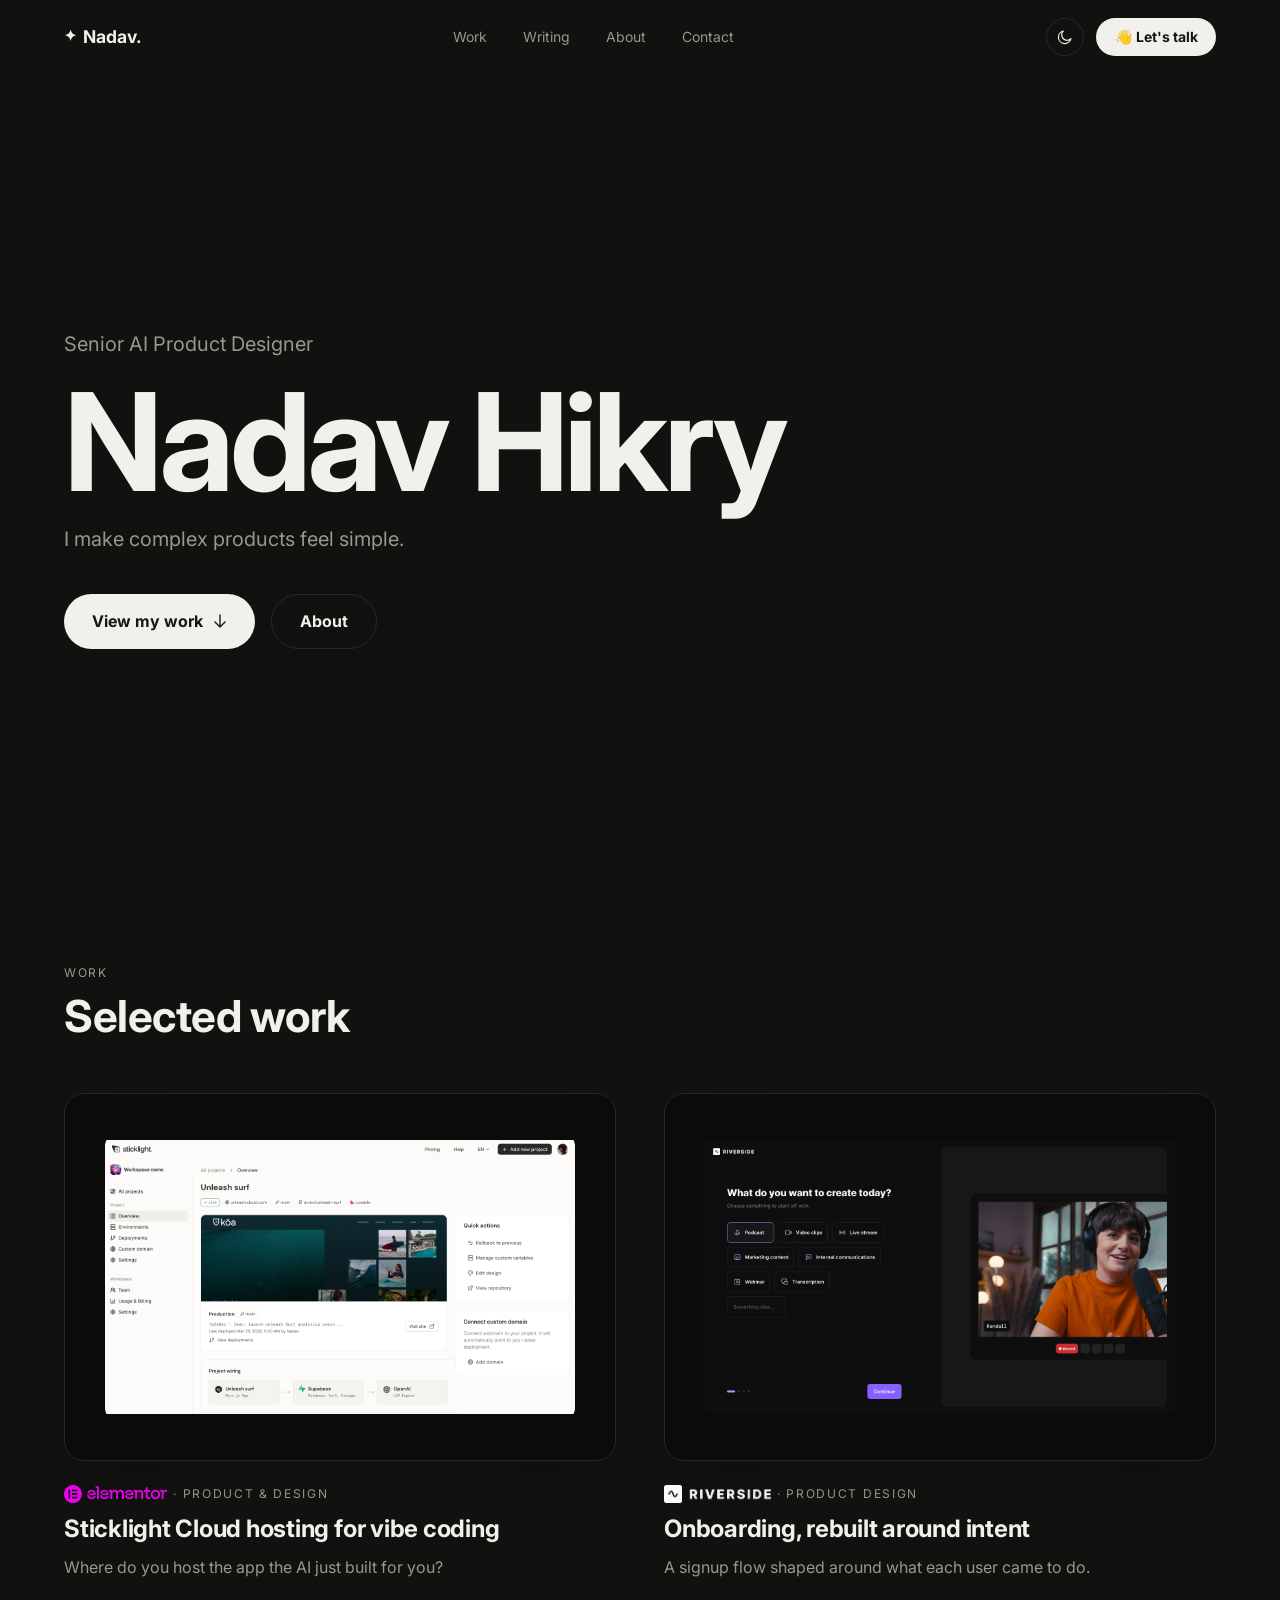
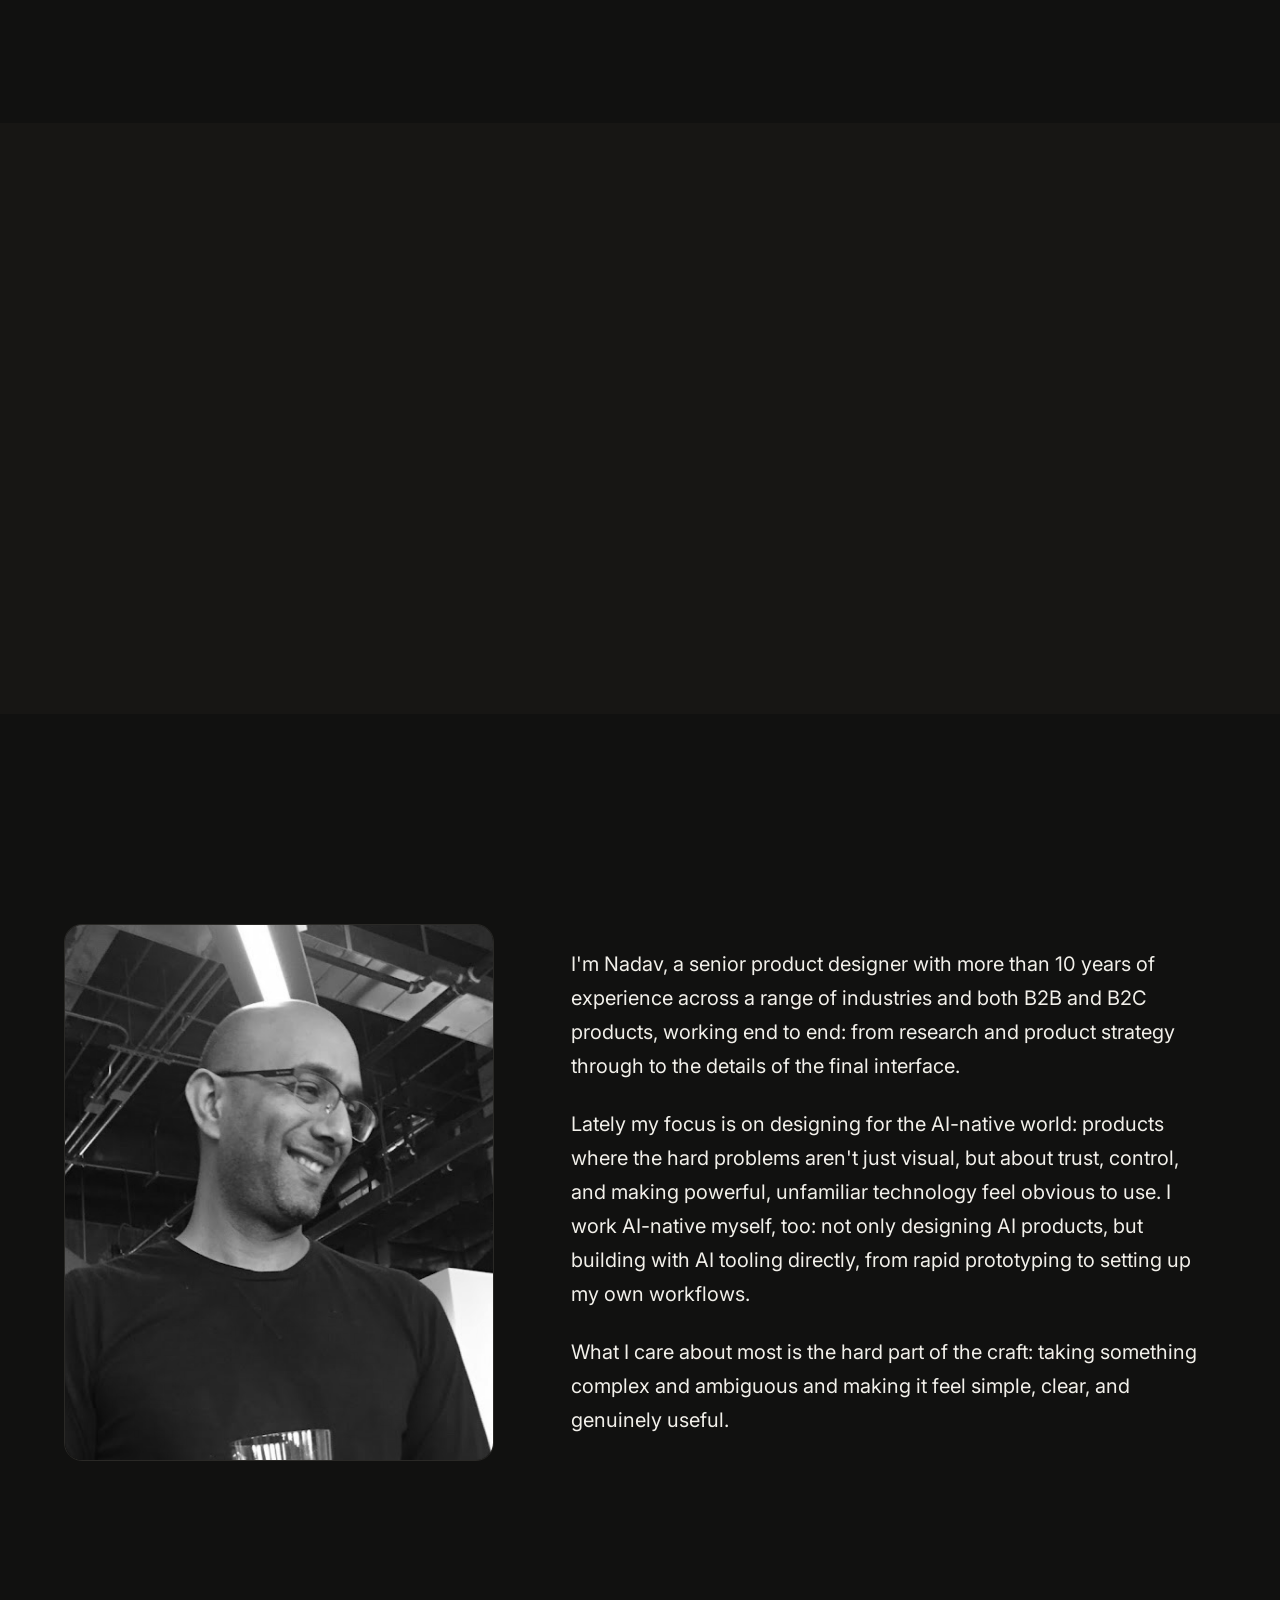
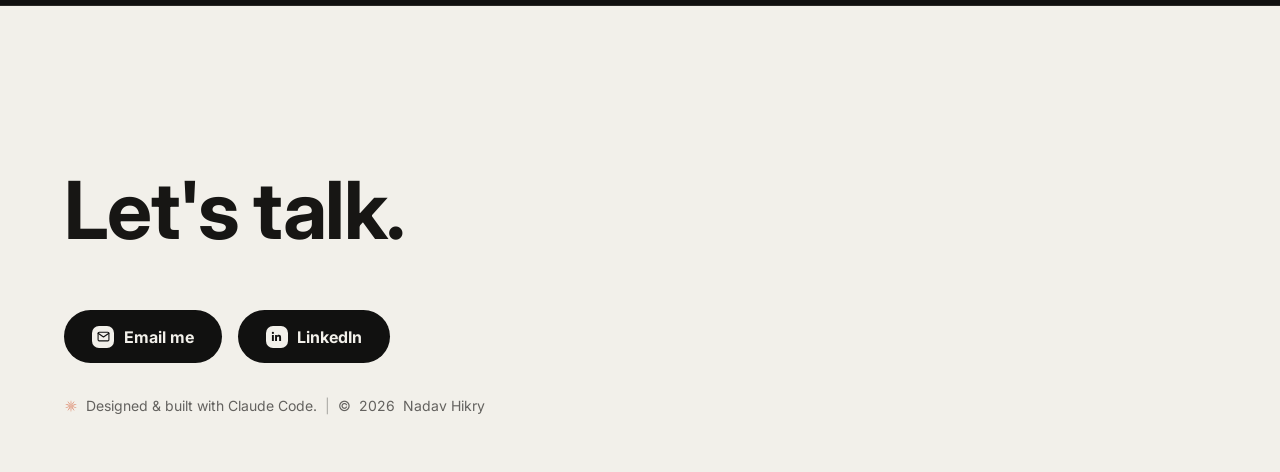
<file: index.html>
<!DOCTYPE html>
<html lang="en">
<head>
<meta charset="UTF-8" />
<meta name="viewport" content="width=device-width, initial-scale=1.0" />
<title>Nadav Hikry · Senior AI Product Designer</title>
<meta name="description" content="Nadav Hikry is a Senior AI Product Designer based in Israel, currently Product Experience Lead at Elementor. Selected work in AI-native product design." />
<link rel="icon" type="image/svg+xml" href="favicon.svg" />
<link rel="alternate icon" type="image/png" href="favicon.png" />
<link rel="apple-touch-icon" href="apple-touch-icon.png" />

<!-- Fonts: Inter, two weights only (400 regular, 700 bold) per the site's type system -->
<link rel="preconnect" href="https://fonts.googleapis.com" />
<link rel="preconnect" href="https://fonts.gstatic.com" crossorigin />
<link href="https://fonts.googleapis.com/css2?family=Inter:wght@400;700&display=swap" rel="stylesheet" />

<link rel="stylesheet" href="styles.css" />

<!--
  Theme is decided before first paint to avoid a flash of the wrong theme:
  1) an explicit visitor choice saved in localStorage wins,
  2) otherwise fall back to local time of day (daytime = light, evening/night = dark).
-->
<script>
  (function () {
    var saved = null;
    try { saved = localStorage.getItem("theme"); } catch (e) {}
    var theme = saved;
    if (theme !== "light" && theme !== "dark") {
      var hour = new Date().getHours();
      theme = (hour >= 7 && hour < 19) ? "light" : "dark";
    }
    document.documentElement.setAttribute("data-theme", theme);
  })();
</script>
</head>
<body>

<a class="skip-link" href="#main">Skip to content</a>

<!-- ============ NAV ============ -->
<header class="site-nav">
  <div class="site-nav__inner">
    <a href="#home" class="logo" aria-label="Nadav Hikry home">
      <span class="logo__mark" aria-hidden="true">✦</span> Nadav.
    </a>

    <nav class="site-nav__links" aria-label="Primary">
      <a href="#work">Work</a>
      <a href="#writing">Writing</a>
      <a href="#about">About</a>
      <a href="#contact">Contact</a>
    </nav>

    <div class="site-nav__actions">
      <button id="theme-toggle" class="theme-toggle" type="button" aria-label="Toggle light and dark theme">
        <svg class="theme-toggle__icon theme-toggle__icon--sun" viewBox="0 0 24 24" fill="none" stroke="currentColor" stroke-width="1.6" stroke-linecap="round" aria-hidden="true">
          <circle cx="12" cy="12" r="4.2"/>
          <path d="M12 2.5v2.4M12 19.1v2.4M4.2 4.2l1.7 1.7M18.1 18.1l1.7 1.7M2.5 12h2.4M19.1 12h2.4M4.2 19.8l1.7-1.7M18.1 5.9l1.7-1.7"/>
        </svg>
        <svg class="theme-toggle__icon theme-toggle__icon--moon" viewBox="0 0 24 24" fill="none" stroke="currentColor" stroke-width="1.6" stroke-linecap="round" stroke-linejoin="round" aria-hidden="true">
          <path d="M20 14.3A8.5 8.5 0 1 1 9.7 4a6.6 6.6 0 0 0 10.3 10.3Z"/>
        </svg>
      </button>
      <a href="#contact" class="say-hi"><span aria-hidden="true">👋</span>Let's talk</a>
    </div>
  </div>
</header>

<main id="main">

  <!-- ============ HERO ============ -->
  <section id="home" class="hero">
    <div class="hero__inner">
      <p class="hero__eyebrow reveal">Senior AI Product Designer</p>
      <h1 class="hero__headline reveal">Nadav Hikry</h1>
      <p class="hero__tagline reveal">I make complex products feel simple.</p>
      <div class="hero__actions reveal">
        <a href="#work" class="btn btn--primary">
          View my work
          <svg width="14" height="14" viewBox="0 0 14 14" fill="none" aria-hidden="true">
            <path d="M7 1v11M2 8l5 5 5-5" stroke="currentColor" stroke-width="1.4" stroke-linecap="round" stroke-linejoin="round"/>
          </svg>
        </a>
        <a href="#about" class="btn btn--secondary">About</a>
      </div>
    </div>
  </section>

  <!-- ============ WORK ============ -->
  <section id="work" class="work">
    <div class="work__header reveal">
      <div class="work__header-left">
        <span class="section-label">Work</span>
        <h2 class="work__heading">Selected work</h2>
      </div>
    </div>

    <div class="work__grid">
      <!-- Project 1: Sticklight Cloud -->
      <a class="work-card reveal" href="sticklight-cloud.html">
        <figure class="frame frame--cover">
          <span class="frame__media">
            <img src="images/Sticklightcloud-cover2.png" alt="Sticklight Cloud project overview showing deployment status, quick actions, and project wiring to Supabase and OpenAI." loading="lazy" />
          </span>
          <span class="work-card__view" aria-hidden="true">
            View project
            <svg width="14" height="14" viewBox="0 0 14 14" fill="none" aria-hidden="true">
              <path d="M4 10 10 4M4.5 4h5.5v5.5" stroke="currentColor" stroke-width="1.4" stroke-linecap="round" stroke-linejoin="round"/>
            </svg>
          </span>
        </figure>
        <p class="work-card__meta">
          <img class="work-card__meta-logo" src="images/elementor.png" alt="Elementor" />
          · Product &amp; Design
        </p>
        <h3 class="work-card__title">Sticklight Cloud hosting for vibe coding</h3>
        <p class="work-card__hook">Where do you host the app the AI just built for you?</p>
      </a>

      <!-- Project 2: Riverside -->
      <a class="work-card reveal" href="riverside.html">
        <figure class="frame frame--cover">
          <span class="frame__media">
            <img src="images/onboarding-cover2.png" alt="Riverside onboarding screen showing intent selection alongside a live recording preview." loading="lazy" />
          </span>
          <span class="work-card__view" aria-hidden="true">
            View project
            <svg width="14" height="14" viewBox="0 0 14 14" fill="none" aria-hidden="true">
              <path d="M4 10 10 4M4.5 4h5.5v5.5" stroke="currentColor" stroke-width="1.4" stroke-linecap="round" stroke-linejoin="round"/>
            </svg>
          </span>
        </figure>
        <p class="work-card__meta">
          <img class="work-card__meta-logo work-card__meta-logo--riverside" src="images/riverside.png" alt="Riverside" />
          · Product Design
        </p>
        <h3 class="work-card__title">Onboarding, rebuilt around intent</h3>
        <p class="work-card__hook">A signup flow shaped around what each user came to do.</p>
      </a>
    </div>
  </section>

  <!-- ============ WRITING ============ -->
  <section id="writing" class="writing">
    <div class="writing__inner">
      <h2 class="section-label reveal">Writing</h2>
      <a class="writing-card reveal" href="https://ux.elementor.com/making-domain-search-work/" target="_blank" rel="noopener">
        <span class="writing-card__thumb">
          <img src="images/blog-post.png" alt="" loading="lazy" />
        </span>
        <div class="writing-card__text">
          <h3 class="writing-card__title">Making Domain Search Work</h3>
          <p class="writing-card__blurb">On designing the "domain taken" moment, and why AI should be timed, not first.</p>
          <p class="writing-card__meta">Elementor UX · 4 min read</p>
        </div>
        <span class="writing-card__external" aria-hidden="true">
          <svg width="16" height="16" viewBox="0 0 16 16" fill="none">
            <path d="M6 3.5h6.5V10M12.2 3.8 3.5 12.5" stroke="currentColor" stroke-width="1.4" stroke-linecap="round" stroke-linejoin="round"/>
          </svg>
        </span>
      </a>
    </div>
  </section>

  <!-- ============ ABOUT ============ -->
  <section id="about" class="about">
    <h2 class="section-label reveal">About</h2>
    <div class="about__grid">
      <!-- PLACEHOLDER: portrait (swap for a cleaner headshot when ready) -->
      <div class="about__portrait reveal">
        <img src="images/nadav-image3.jpg" alt="Portrait of Nadav Hikry" loading="lazy" />
      </div>
      <div class="about__text reveal">
        <p>
          I'm Nadav, a senior product designer with more than 10 years of
          experience across a range of industries and both B2B and B2C
          products, working end to end: from research and product strategy
          through to the details of the final interface.
        </p>
        <p>
          Lately my focus is on designing for the AI-native world: products
          where the hard problems aren't just visual, but about trust,
          control, and making powerful, unfamiliar technology feel obvious to
          use. I work AI-native myself, too: not only designing AI products,
          but building with AI tooling directly, from rapid prototyping to
          setting up my own workflows.
        </p>
        <p>
          What I care about most is the hard part of the craft: taking
          something complex and ambiguous and making it feel simple, clear,
          and genuinely useful.
        </p>
      </div>
    </div>
  </section>


</main>

<!-- ============ CONTACT / FOOTER ============ -->
<footer id="contact" class="contact">
  <div class="contact__inner">
    <h2 class="contact__heading reveal">Let's talk.</h2>
    <div class="contact__links reveal">
      <a class="contact__link" href="mailto:nadavhikry@gmail.com">
        <span class="contact__link-icon" aria-hidden="true">
          <svg viewBox="0 0 24 24" fill="none" stroke="currentColor" stroke-width="2" stroke-linecap="round" stroke-linejoin="round">
            <path d="M22 6c0-1.1-.9-2-2-2H4c-1.1 0-2 .9-2 2v12c0 1.1.9 2 2 2h16c1.1 0 2-.9 2-2V6z"/>
            <polyline points="22 6 12 13 2 6"/>
          </svg>
        </span>
        Email me
      </a>
      <a class="contact__link" href="https://www.linkedin.com/in/nadav-hikry-38568662/" target="_blank" rel="noopener">
        <span class="contact__link-icon" aria-hidden="true">
          <svg viewBox="0 0 24 24" fill="currentColor">
            <path d="M20.45 20.45h-3.55v-5.57c0-1.33-.02-3.03-1.85-3.03-1.85 0-2.14 1.45-2.14 2.94v5.66H9.36V9h3.41v1.56h.05c.47-.9 1.63-1.85 3.36-1.85 3.6 0 4.27 2.37 4.27 5.45v6.29zM5.34 7.43a2.06 2.06 0 1 1 0-4.12 2.06 2.06 0 0 1 0 4.12zM7.12 20.45H3.56V9h3.56v11.45z"/>
          </svg>
        </span>
        LinkedIn
      </a>
    </div>
    <p class="contact__credit">
      <svg class="contact__credit-icon" viewBox="0 0 24 24" fill="currentColor" aria-hidden="true">
        <path d="M12 12 C12.9 8.5 12.6 4.5 12 1.5 C11.4 4.5 11.1 8.5 12 12 Z"/>
        <path d="M12 12 C12.9 8.5 12.6 4.5 12 1.5 C11.4 4.5 11.1 8.5 12 12 Z" transform="rotate(36 12 12)"/>
        <path d="M12 12 C12.9 8.5 12.6 4.5 12 1.5 C11.4 4.5 11.1 8.5 12 12 Z" transform="rotate(72 12 12)"/>
        <path d="M12 12 C12.9 8.5 12.6 4.5 12 1.5 C11.4 4.5 11.1 8.5 12 12 Z" transform="rotate(108 12 12)"/>
        <path d="M12 12 C12.9 8.5 12.6 4.5 12 1.5 C11.4 4.5 11.1 8.5 12 12 Z" transform="rotate(144 12 12)"/>
        <path d="M12 12 C12.9 8.5 12.6 4.5 12 1.5 C11.4 4.5 11.1 8.5 12 12 Z" transform="rotate(180 12 12)"/>
        <path d="M12 12 C12.9 8.5 12.6 4.5 12 1.5 C11.4 4.5 11.1 8.5 12 12 Z" transform="rotate(216 12 12)"/>
        <path d="M12 12 C12.9 8.5 12.6 4.5 12 1.5 C11.4 4.5 11.1 8.5 12 12 Z" transform="rotate(252 12 12)"/>
        <path d="M12 12 C12.9 8.5 12.6 4.5 12 1.5 C11.4 4.5 11.1 8.5 12 12 Z" transform="rotate(288 12 12)"/>
        <path d="M12 12 C12.9 8.5 12.6 4.5 12 1.5 C11.4 4.5 11.1 8.5 12 12 Z" transform="rotate(324 12 12)"/>
      </svg>
      Designed &amp; built with Claude Code.
      <span class="contact__credit-sep" aria-hidden="true">|</span>
      © <span id="year"></span> Nadav Hikry
    </p>
  </div>
</footer>

<script src="script.js"></script>
</body>
</html>
</file>
<file: styles.css>
/* ============================================================
   NADAV HIKRY — PORTFOLIO
   Monochrome design system. Colors, type, and spacing all flow
   from the custom properties below — edit here, not per-element.
   ============================================================ */

:root {
  /* ---- Light (daytime default) ---- */
  --bg: #F7F7F5;
  --text: #1A1A1A;
  --text-muted: #6A6A66;
  --border: #E6E6E2;
  --surface: #FFFFFF;
  --frame-chrome: #16150F;
  --pill-bg: #1A1A1A;
  --pill-text: #F7F7F5;

  /* ---- Type scale ---- */
  --font-body: "Inter", -apple-system, BlinkMacSystemFont, "Segoe UI", sans-serif;
  --fs-hero: clamp(3.5rem, 11vw, 8.5rem);
  --fs-h2: clamp(1.9rem, 4vw, 2.75rem);
  --fs-h3: clamp(1.6rem, 3vw, 2.1rem);
  --fs-body-lg: clamp(1.05rem, 1.6vw, 1.25rem);
  --fs-body: 1rem;
  --fs-small: 0.875rem;

  /* ---- Layout ---- */
  --measure: 68ch;
  --page-margin: clamp(1.5rem, 5vw, 4rem);
  --section-gap: clamp(5rem, 12vw, 9rem);

  /* ---- Motion ---- */
  --ease: cubic-bezier(0.16, 1, 0.3, 1);
  --duration-theme: 0.6s;
  --duration-reveal: 0.9s;
}

:root[data-theme="dark"] {
  --bg: #111110;
  --text: #F2F0EA;
  --text-muted: #9C968A;
  --border: #2A2926;
  --surface: #171614;
  --frame-chrome: #0B0B0A;
  --pill-bg: #F2F0EA;
  --pill-text: #171614;
}

/* ============ RESET ============ */
*, *::before, *::after { box-sizing: border-box; }
html { scroll-behavior: smooth; }
body {
  margin: 0;
  background: var(--bg);
  color: var(--text);
  font-family: var(--font-body);
  font-size: var(--fs-body);
  font-weight: 400;
  line-height: 1.5;
  -webkit-font-smoothing: antialiased;
  transition: background-color var(--duration-theme) var(--ease), color var(--duration-theme) var(--ease);
}
img { max-width: 100%; display: block; }
a { color: inherit; text-decoration: none; }
h1, h2, h3, p { margin: 0; }
ul { margin: 0; padding: 0; }
button { font: inherit; color: inherit; background: none; border: none; cursor: pointer; }

.skip-link {
  position: absolute;
  left: -9999px;
  top: 0;
  background: var(--pill-bg);
  color: var(--pill-text);
  padding: 0.75rem 1.25rem;
  border-radius: 999px;
  z-index: 200;
}
.skip-link:focus { left: var(--page-margin); top: 1rem; }

:focus-visible {
  outline: 2px solid var(--text);
  outline-offset: 3px;
}

@media (prefers-reduced-motion: reduce) {
  html { scroll-behavior: auto; }
  *, *::before, *::after {
    animation-duration: 0.001ms !important;
    transition-duration: 0.001ms !important;
  }
  .hero__eyebrow {
    animation: none;
    background-position: 0% 0%;
  }
  .gallery-carousel__track { scroll-behavior: auto; }
}

/* ============ SHARED ============ */
.section-label {
  font-size: 0.75rem;
  font-weight: 400;
  letter-spacing: 0.14em;
  text-transform: uppercase;
  color: var(--text-muted);
  margin: 0 0 3rem;
}

main > section,
.contact {
  padding: 0 var(--page-margin);
}

/* Scroll-reveal: fade + gentle rise, one-shot */
.reveal {
  opacity: 0;
  transform: translateY(22px);
  transition: opacity var(--duration-reveal) var(--ease), transform var(--duration-reveal) var(--ease);
}
.reveal.in-view {
  opacity: 1;
  transform: translateY(0);
}
@media (prefers-reduced-motion: reduce) {
  .reveal { opacity: 1; transform: none; }
}

/* ============ NAV ============ */
.site-nav {
  position: sticky;
  top: 0;
  z-index: 100;
  background: transparent;
  border-bottom: 1px solid transparent;
  transition: background-color var(--duration-theme) var(--ease), border-color var(--duration-theme) var(--ease);
}
.site-nav--scrolled {
  background: color-mix(in srgb, var(--bg) 85%, transparent);
  backdrop-filter: blur(10px);
  -webkit-backdrop-filter: blur(10px);
  border-bottom: 1px solid var(--border);
}
.site-nav__inner {
  max-width: 1400px;
  margin: 0 auto;
  padding: 1.1rem var(--page-margin);
  display: flex;
  flex-wrap: wrap;
  align-items: center;
  justify-content: space-between;
  gap: 1.5rem;
}
.logo {
  display: inline-flex;
  align-items: center;
  gap: 0.35rem;
  font-weight: 700;
  font-size: 1.1rem;
  color: var(--text);
  transition: opacity 0.3s var(--ease);
}
.logo:hover { opacity: 0.7; }
.logo__mark { font-size: 0.85em; line-height: 1; }

.site-nav__links {
  display: flex;
  gap: clamp(1.25rem, 3vw, 2.25rem);
  flex-wrap: wrap;
  justify-content: center;
}
.site-nav__links a {
  font-size: var(--fs-small);
  font-weight: 400;
  color: var(--text-muted);
  transition: color 0.3s var(--ease);
}
.site-nav__links a:hover { color: var(--text); }

.site-nav__actions {
  display: flex;
  align-items: center;
  gap: 0.75rem;
  flex-shrink: 0;
}

.theme-toggle {
  position: relative;
  display: inline-flex;
  align-items: center;
  justify-content: center;
  width: 38px;
  height: 38px;
  border-radius: 50%;
  border: 1px solid var(--border);
  color: var(--text);
  flex-shrink: 0;
  transition: border-color var(--duration-theme) var(--ease);
}
.theme-toggle:hover { border-color: var(--text-muted); }
.theme-toggle__icon {
  position: absolute;
  width: 18px;
  height: 18px;
  transition: opacity 0.4s var(--ease), transform 0.4s var(--ease);
}
.theme-toggle__icon--sun { opacity: 1; transform: rotate(0deg) scale(1); }
.theme-toggle__icon--moon { opacity: 0; transform: rotate(-40deg) scale(0.6); }
:root[data-theme="dark"] .theme-toggle__icon--sun { opacity: 0; transform: rotate(40deg) scale(0.6); }
:root[data-theme="dark"] .theme-toggle__icon--moon { opacity: 1; transform: rotate(0deg) scale(1); }

.say-hi {
  display: inline-flex;
  align-items: center;
  gap: 4px;
  padding: 0.55rem 1.15rem;
  border-radius: 999px;
  background: var(--pill-bg);
  color: var(--pill-text);
  font-size: var(--fs-small);
  font-weight: 700;
  transition: opacity 0.3s var(--ease), transform 0.3s var(--ease), background-color var(--duration-theme) var(--ease), color var(--duration-theme) var(--ease);
}
.say-hi:hover { opacity: 0.85; transform: translateY(-1px); }

/* ============ HERO ============ */
.hero {
  min-height: 92vh;
  display: flex;
  align-items: center;
  max-width: 1400px;
  margin: 0 auto;
}
.hero__inner {
  width: 100%;
  padding: 2rem 0;
}
/* One deliberate exception to the monochrome system: a quiet animated
   sheen on the "AI" eyebrow label, the same shorthand designers use to
   signal AI without shouting it. Nowhere else on the site uses color. */
.hero__eyebrow {
  font-size: var(--fs-body-lg);
  margin-bottom: 1.25rem;
  display: inline-block;
  background: linear-gradient(
    100deg,
    var(--text-muted) 0%,
    var(--text-muted) 38%,
    #7C8FFF 47%,
    #B98CFF 53%,
    var(--text-muted) 62%,
    var(--text-muted) 100%
  );
  background-size: 300% 100%;
  background-position: 0% 0%;
  -webkit-background-clip: text;
  background-clip: text;
  -webkit-text-fill-color: transparent;
  color: transparent;
  animation: ai-shimmer 5s ease-in-out infinite;
}
@keyframes ai-shimmer {
  to { background-position: -200% 0%; }
}
.hero__headline {
  font-size: var(--fs-hero);
  font-weight: 700;
  line-height: 0.92;
  letter-spacing: -0.03em;
  margin: 0;
  white-space: nowrap;
}
.hero__tagline {
  margin-top: 1.25rem;
  font-size: var(--fs-body-lg);
  color: var(--text-muted);
  max-width: 40ch;
}
.hero__actions {
  margin-top: 2.5rem;
  display: flex;
  flex-wrap: wrap;
  gap: 1rem;
}
.btn {
  display: inline-flex;
  align-items: center;
  gap: 0.6rem;
  padding: 0.9rem 1.75rem;
  border-radius: 999px;
  font-weight: 700;
  font-size: var(--fs-body);
  transition: opacity 0.3s var(--ease), transform 0.3s var(--ease),
    background-color var(--duration-theme) var(--ease), color var(--duration-theme) var(--ease),
    border-color var(--duration-theme) var(--ease);
}
.btn:hover { transform: translateY(-2px); }
.btn--primary {
  background: var(--pill-bg);
  color: var(--pill-text);
}
.btn--primary:hover { opacity: 0.85; }
.btn--primary svg { transition: transform 0.3s var(--ease); }
.btn--primary:hover svg { transform: translateY(2px); }
.btn--secondary {
  background: transparent;
  color: var(--text);
  border: 1px solid var(--border);
}
.btn--secondary:hover { border-color: var(--text-muted); }

/* ============ WORK ============ */
.work {
  max-width: 1400px;
  margin: 0 auto;
  /* Tighter than the usual section-gap: the hero is already full-height,
     so it doesn't also need a full section-gap of empty space after it. */
  padding-top: clamp(2rem, 5vw, 3.5rem);
  padding-bottom: var(--section-gap);
}
.work__header {
  display: flex;
  justify-content: space-between;
  align-items: flex-end;
  gap: 2rem;
  margin-bottom: 44px;
}
.work__header-left .section-label { margin: 0 0 1rem; }
.work__heading {
  font-size: var(--fs-h2);
  font-weight: 700;
  letter-spacing: -0.01em;
}
.work__grid {
  display: grid;
  grid-template-columns: repeat(2, 1fr);
  gap: clamp(2.5rem, 5vw, 4rem) clamp(2rem, 4vw, 3rem);
}
.work-card { display: block; }
.work-card__meta {
  display: flex;
  align-items: center;
  gap: 0.4rem;
  margin-top: 1.5rem;
  font-size: 12px;
  font-weight: 400;
  letter-spacing: 0.14em;
  text-transform: uppercase;
  color: var(--text-muted);
}
.work-card__meta-logo {
  height: 18px;
  width: auto;
  display: block;
}
/* The Riverside mark is exported white-on-transparent; invert it in light
   mode so it stays visible, and drop the invert back in dark mode where
   white already reads correctly against the page. */
.work-card__meta-logo--riverside {
  filter: invert(1);
  transition: filter var(--duration-theme) var(--ease);
}
:root[data-theme="dark"] .work-card__meta-logo--riverside {
  filter: none;
}
.work-card__title {
  margin-top: 0.5rem;
  font-size: clamp(1.25rem, 2.2vw, 1.5rem);
  font-weight: 700;
  letter-spacing: -0.01em;
}
.work-card__hook {
  margin-top: 0.5rem;
  font-size: var(--fs-body);
  color: var(--text-muted);
}
.work-card__view {
  position: absolute;
  top: 50%;
  left: 50%;
  transform: translate(-50%, -50%) scale(0.96);
  display: inline-flex;
  align-items: center;
  gap: 0.5rem;
  padding: 0.75rem 1.5rem;
  border-radius: 999px;
  background: var(--pill-bg);
  color: var(--pill-text);
  font-weight: 700;
  font-size: var(--fs-small);
  opacity: 0;
  transition: opacity 0.3s var(--ease), transform 0.3s var(--ease);
  pointer-events: none;
}
.work-card:hover .work-card__view,
.work-card:focus-visible .work-card__view {
  opacity: 1;
  transform: translate(-50%, -50%) scale(1);
}

/* Shared with project-detail pages. */
.project__hook {
  font-size: var(--fs-body-lg);
  color: var(--text-muted);
}

/* Framed screenshots: a quiet "browser window" chrome around every image,
   so raw slide exports read as intentional product shots. Also used as the
   base media treatment for homepage work-cards (see .frame--cover below). */
.frame {
  position: relative;
  margin: 0;
  border-radius: 20px;
  overflow: hidden;
  background: var(--frame-chrome);
  border: 1px solid var(--border);
  box-shadow: 0 24px 48px -24px rgba(0, 0, 0, 0.18);
}
.frame__bar {
  display: flex;
  align-items: center;
  gap: 7px;
  padding: 14px 16px;
}
.frame__bar i {
  width: 8px;
  height: 8px;
  border-radius: 50%;
  background: rgba(242, 240, 234, 0.22);
}
.frame__media {
  display: block;
  aspect-ratio: 16 / 10;
  background: var(--frame-chrome);
}
.frame__media img,
.frame__media video {
  width: 100%;
  height: 100%;
  object-fit: contain;
}

/* Cover cards (homepage Work teasers): borderless, no chrome bar —
   the source image is shown in full, at its own natural proportions. */
.frame--cover .frame__media {
  /* Wider than the source image itself, so the matte shows generously
     on the sides rather than just a thin inset border. */
  aspect-ratio: 3 / 2;
  padding: clamp(1.5rem, 3.5vw, 2.5rem);
}
.frame--cover .frame__media img {
  object-fit: contain;
  border-radius: 12px;
  transition: transform 0.5s var(--ease);
}
.work-card:hover .frame--cover .frame__media img,
.work-card:focus-visible .frame--cover .frame__media img {
  transform: scale(1.045);
}

/* ============ PROJECT DETAIL ============ */
.project-detail {
  max-width: 1400px;
  margin: 0 auto;
  padding-top: 44px;
  padding-bottom: var(--section-gap);
}
.project-detail__back {
  display: inline-flex;
  align-items: center;
  gap: 0.5rem;
  font-size: var(--fs-small);
  font-weight: 700;
  color: var(--text-muted);
  margin-bottom: 44px;
  transition: color 0.3s var(--ease), transform 0.3s var(--ease);
}
.project-detail__back svg { transition: transform 0.3s var(--ease); }
.project-detail__back:hover { color: var(--text); }
.project-detail__back:hover svg { transform: translateX(-3px); }

.project-detail__intro {
  display: grid;
  grid-template-columns: 1.5fr 1fr;
  gap: clamp(2.5rem, 5vw, 4rem);
  align-items: center;
}
.project-detail__header { max-width: 62ch; }
.project-detail__title {
  font-size: clamp(2rem, 4.6vw, 3.6rem);
  font-weight: 700;
  letter-spacing: -0.02em;
  line-height: 1.02;
  margin: 1rem 0 1.25rem;
}
.project-detail__header .work-card__meta { margin-top: 0; }
.project-detail__copy {
  margin-top: 1.75rem;
  font-size: var(--fs-body-lg);
  line-height: 1.75;
  color: var(--text);
  max-width: 66ch;
}

.project-detail__media {
  display: flex;
  flex-direction: column;
  gap: clamp(2rem, 5vw, 3.5rem);
  margin-top: clamp(3.5rem, 8vw, 6rem);
}
.project-detail__media .frame { width: 100%; }
.project-detail__media .frame__media { aspect-ratio: 16 / 9; }

.project-detail__next {
  display: flex;
  align-items: center;
  justify-content: space-between;
  gap: 1.5rem;
  margin-top: clamp(4rem, 9vw, 7rem);
  padding: 2.25rem clamp(1.5rem, 4vw, 2.5rem);
  border: 1px solid var(--border);
  border-radius: 18px;
  transition: border-color 0.3s var(--ease), transform 0.3s var(--ease);
}
.project-detail__next:hover { border-color: var(--text-muted); transform: translateY(-2px); }
.project-detail__next-label {
  display: block;
  font-size: var(--fs-small);
  color: var(--text-muted);
  margin-bottom: 0.5rem;
}
.project-detail__next-title {
  display: flex;
  align-items: center;
  gap: 0.6rem;
  font-size: var(--fs-h3);
  font-weight: 700;
  letter-spacing: -0.01em;
}
.project-detail__next-title svg { transition: transform 0.3s var(--ease); }
.project-detail__next:hover .project-detail__next-title svg { transform: translateX(4px); }

@media (max-width: 700px) {
  .project-detail__next { flex-direction: column; align-items: flex-start; }
}

/* Frameless variant: no box, just a left-aligned label + title, generous
   space around it instead of a border. Arrow-shift-on-hover is inherited
   from .project-detail__next above; only the box chrome is stripped here. */
.project-detail__next--plain {
  display: block;
  border: none;
  border-radius: 0;
  padding: 0;
  margin-top: clamp(4rem, 9vw, 7rem);
  margin-bottom: clamp(2rem, 5vw, 3.5rem);
}
.project-detail__next--plain:hover { transform: none; }
.project-detail__next--plain .project-detail__next-label {
  transition: color 0.3s var(--ease);
}
.project-detail__next--plain:hover .project-detail__next-label {
  color: var(--text);
}

/* ---- Rich project-detail content: stats, prose sections, gallery ---- */
/* "At a glance" sits beside the header text as its own column, divided by
   a hairline — a compact facts panel rather than a full-width strip. */
.project-detail__stats-panel {
  border-left: 1px solid var(--border);
  padding-left: clamp(1.5rem, 3vw, 2.5rem);
}
.project-detail__stats {
  display: grid;
  grid-template-columns: 1fr;
  gap: 1.5rem;
}
.project-detail__stat-label {
  font-size: 0.75rem;
  font-weight: 400;
  letter-spacing: 0.1em;
  text-transform: uppercase;
  color: var(--text-muted);
  margin: 0 0 0.5rem;
}
.project-detail__stat-value {
  font-size: var(--fs-body);
  font-weight: 400;
  letter-spacing: -0.005em;
  color: var(--text);
  margin: 0;
}

@media (max-width: 800px) {
  .project-detail__intro { grid-template-columns: 1fr; }
  .project-detail__stats-panel {
    border-left: none;
    border-top: 1px solid var(--border);
    padding-left: 0;
    padding-top: 2rem;
    margin-top: 0.5rem;
  }
  .project-detail__stats { max-width: 420px; }
}

.project-detail__section {
  max-width: 66ch;
  margin-top: 60px;
}
.project-detail__section-title {
  font-size: var(--fs-h3);
  font-weight: 700;
  letter-spacing: -0.01em;
  margin: 0 0 16px;
}
.project-detail__section-body {
  font-size: var(--fs-body-lg);
  line-height: 1.75;
  color: var(--text);
}
.project-detail__section-body + .project-detail__section-body { margin-top: 1.25rem; }

.solution-list {
  margin: 16px 0 0;
  display: flex;
  flex-direction: column;
  gap: 16px;
}
.solution-list li {
  list-style: none;
  padding-left: 1.5rem;
  border-left: 1px solid var(--border);
  font-size: var(--fs-body-lg);
  line-height: 1.7;
  color: var(--text);
}
.solution-list strong { font-weight: 700; }

.project-detail__figure { margin-top: 60px; }
/* Shared "browser window" screenshot treatment — matte on left/right/top
   only, image flush to the bottom of the frame, cropped like a real
   browser window rather than floating. Used by the main narrative figures
   and the "closer look" gallery items alike. */
.project-detail__figure .frame__media,
.gallery-carousel__item .frame__media {
  aspect-ratio: 16 / 9;
  padding: 12px clamp(1.5rem, 3.5vw, 2.5rem) 0;
}
.project-detail__figure .frame__media img,
.project-detail__figure .frame__media video,
.gallery-carousel__item .frame__media img {
  display: block;
  width: 100%;
  height: 100%;
  object-fit: cover;
  object-position: top;
  border-radius: 8px 8px 0 0;
}

/* Gallery frames double as lightbox triggers — reset the button chrome
   back to how the plain .frame figure looked, plus a gentle hover/focus
   cue so the click affordance reads clearly. */
.gallery-carousel__trigger {
  display: block;
  width: 100%;
  padding: 0;
  text-align: left;
}
.gallery-carousel__trigger .frame__media img { transition: transform 0.4s var(--ease); }
.gallery-carousel__trigger:hover .frame__media img,
.gallery-carousel__trigger:focus-visible .frame__media img {
  transform: scale(1.03);
}

/* Placeholder media: a faint centered label inside the existing frame
   chrome, standing in until real screenshots are dropped in. The frame
   background is always dark regardless of theme, so a light, low-opacity
   label reads correctly in both light and dark mode without an override. */
.project-detail__placeholder {
  display: flex;
  align-items: center;
  justify-content: center;
  height: 100%;
  min-height: 120px;
  padding: 1.5rem;
  text-align: center;
  font-size: var(--fs-small);
  font-weight: 700;
  letter-spacing: 0.08em;
  text-transform: uppercase;
  color: rgba(242, 240, 234, 0.3);
}

.project-gallery { margin-top: 60px; }
.project-gallery__label { margin-bottom: 1rem; }
.project-gallery__intro {
  font-size: var(--fs-body-lg);
  color: var(--text-muted);
  max-width: 60ch;
  margin: 0 0 2.5rem;
}

/* Filmstrip carousel: every image is the same size, individually
   scroll-snapped — two visible at a time, at a fixed size, with the exact
   same gap between every pair regardless of the total item count (an odd
   number of images just ends the strip, rather than leaving a mismatched
   blank slot). Arrows/dots page by two; the track itself is a native
   scroll-snap container so drag, swipe, and trackpad scroll all work too. */
.gallery-carousel__track {
  display: flex;
  gap: clamp(1.5rem, 3vw, 2.5rem);
  overflow-x: auto;
  scroll-snap-type: x mandatory;
  scroll-behavior: smooth;
  -webkit-overflow-scrolling: touch;
  cursor: grab;
  scrollbar-width: none;
}
.gallery-carousel__track::-webkit-scrollbar { display: none; }
.gallery-carousel__track--dragging {
  scroll-snap-type: none;
  scroll-behavior: auto;
  cursor: grabbing;
  user-select: none;
}
.gallery-carousel__item {
  flex: 0 0 calc(50% - clamp(1.5rem, 3vw, 2.5rem) / 2);
  min-width: 0;
  scroll-snap-align: start;
}
.gallery-carousel__caption {
  margin-top: 1.25rem;
  font-size: var(--fs-body);
  line-height: 1.6;
  color: var(--text-muted);
  max-width: 46ch;
}
.gallery-carousel__caption strong {
  color: var(--text);
  font-weight: 700;
}

.gallery-carousel__controls {
  display: flex;
  align-items: center;
  justify-content: center;
  gap: 1.25rem;
  margin-top: clamp(2.5rem, 5vw, 3.5rem);
}
.gallery-carousel__arrow {
  display: inline-flex;
  align-items: center;
  justify-content: center;
  width: 40px;
  height: 40px;
  border-radius: 50%;
  border: 1px solid var(--border);
  color: var(--text);
  flex-shrink: 0;
  transition: border-color 0.3s var(--ease), opacity 0.3s var(--ease);
}
.gallery-carousel__arrow:hover:not(:disabled) { border-color: var(--text-muted); }
.gallery-carousel__arrow:disabled { opacity: 0.3; cursor: default; }
.gallery-carousel__dots {
  display: flex;
  align-items: center;
  gap: 0.5rem;
}
.gallery-carousel__dot {
  width: 8px;
  height: 8px;
  border-radius: 999px;
  background: var(--border);
  transition: background-color 0.3s var(--ease), width 0.3s var(--ease);
}
.gallery-carousel__dot--active {
  width: 22px;
  background: var(--text);
}

@media (max-width: 700px) {
  .gallery-carousel__item { flex-basis: 100%; }
}

/* ============ GALLERY LIGHTBOX ============ */
/* A dedicated dark surface regardless of page theme — the same warm-black
   used for browser-chrome frames (--frame-chrome), not a generic black
   scrim, so it still reads as part of this site rather than a bolted-on
   plugin. Text inside is fixed to the dark-mode palette values for the
   same reason: it always sits on a dark surface, independent of whichever
   theme the page itself is in. */
.lightbox {
  position: fixed;
  inset: 0;
  z-index: 300;
  display: flex;
  align-items: center;
  justify-content: center;
  padding: clamp(1.5rem, 5vw, 4rem);
  opacity: 0;
  visibility: hidden;
  transition: opacity 0.4s var(--ease), visibility 0s linear 0.4s;
}
.lightbox--open {
  opacity: 1;
  visibility: visible;
  transition: opacity 0.4s var(--ease), visibility 0s linear 0s;
}
.lightbox__backdrop {
  position: absolute;
  inset: 0;
  background: color-mix(in srgb, var(--frame-chrome) 94%, transparent);
}
.lightbox__stage {
  position: relative;
  z-index: 1;
  display: flex;
  align-items: center;
  justify-content: center;
  gap: clamp(0.75rem, 3vw, 2rem);
  max-width: 100%;
  max-height: 100%;
  transform: translateY(14px) scale(0.98);
  opacity: 0;
  transition: transform 0.45s var(--ease), opacity 0.45s var(--ease);
}
.lightbox--open .lightbox__stage {
  transform: translateY(0) scale(1);
  opacity: 1;
}
.lightbox__figure {
  margin: 0;
  display: flex;
  flex-direction: column;
  align-items: center;
  min-width: 0;
}
.lightbox__image {
  display: block;
  max-width: min(88vw, 1400px);
  max-height: 74vh;
  width: auto;
  height: auto;
  border-radius: 12px;
  box-shadow: 0 32px 64px -20px rgba(0, 0, 0, 0.55);
}
.lightbox__caption {
  margin: 1.25rem 0 0;
  max-width: 70ch;
  text-align: center;
  font-size: var(--fs-body);
  line-height: 1.6;
  color: #9C968A;
}
.lightbox__caption strong {
  color: #F2F0EA;
  font-weight: 700;
}

.lightbox__close,
.lightbox__arrow {
  display: inline-flex;
  align-items: center;
  justify-content: center;
  flex-shrink: 0;
  border-radius: 50%;
  border: 1px solid rgba(242, 240, 234, 0.25);
  color: #F2F0EA;
  background: rgba(242, 240, 234, 0.06);
  transition: border-color 0.3s var(--ease), background-color 0.3s var(--ease), transform 0.2s var(--ease);
}
.lightbox__close:hover,
.lightbox__arrow:hover {
  border-color: rgba(242, 240, 234, 0.5);
  background: rgba(242, 240, 234, 0.12);
}
.lightbox__close:active,
.lightbox__arrow:active { transform: scale(0.94); }
.lightbox__close {
  position: absolute;
  top: clamp(1rem, 3vw, 2rem);
  right: clamp(1rem, 3vw, 2rem);
  width: 40px;
  height: 40px;
  z-index: 2;
}
.lightbox__arrow {
  width: 48px;
  height: 48px;
}

@media (max-width: 760px) {
  .lightbox { padding: 1.25rem; }
  .lightbox__stage { flex-direction: column; }
  .lightbox__arrow--prev,
  .lightbox__arrow--next {
    position: absolute;
    top: 50%;
    transform: translateY(-50%);
  }
  .lightbox__arrow--prev { left: 0.25rem; }
  .lightbox__arrow--next { right: 0.25rem; }
  .lightbox__image { max-width: 100%; max-height: 58vh; }
}

body.lightbox-lock { overflow: hidden; }

/* ============ WRITING ============ */
/* Full-bleed band (like .contact) rather than a max-width block, so the
   surface color runs edge-to-edge; content stays inset via .writing__inner. */
.writing {
  background: var(--surface);
  /* Zero horizontal padding here (overriding the generic main>section rule)
     so the background bleeds full-width; .writing__inner carries the page
     margin itself, combined with max-width the same way .work/.about do —
     otherwise the two insets stack and this section drifts out of the
     site's grid on wide viewports. */
  padding: var(--section-gap) 0;
  transition: background-color var(--duration-theme) var(--ease);
}
.writing__inner {
  max-width: 1400px;
  margin: 0 auto;
  padding: 0 var(--page-margin);
}
.writing-card {
  display: flex;
  align-items: center;
  gap: clamp(1.5rem, 4vw, 2.5rem);
  margin-top: 2.5rem;
  transition: opacity var(--duration-reveal) var(--ease),
    transform var(--duration-reveal) var(--ease);
}
.writing-card__thumb {
  flex-shrink: 0;
  display: block;
  width: min(420px, 40%);
  aspect-ratio: 16 / 9;
  border-radius: 12px;
  overflow: hidden;
}
.writing-card__thumb img {
  width: 100%;
  height: 100%;
  object-fit: contain;
}
.writing-card__text { flex: 1 1 auto; min-width: 0; }
.writing-card__title {
  font-size: var(--fs-h3);
  font-weight: 700;
  letter-spacing: -0.01em;
  margin-bottom: 0.75rem;
}
.writing-card__blurb {
  color: var(--text-muted);
  font-size: var(--fs-body-lg);
  max-width: 52ch;
  margin-bottom: 1rem;
}
.writing-card__meta {
  font-size: var(--fs-small);
  color: var(--text-muted);
}
.writing-card__external {
  flex-shrink: 0;
  display: flex;
  align-items: center;
  justify-content: center;
  width: 40px;
  height: 40px;
  border-radius: 50%;
  border: 1px solid var(--border);
  transition: transform 0.3s var(--ease), background-color 0.3s var(--ease), color 0.3s var(--ease);
}
.writing-card:hover .writing-card__external {
  transform: translate(2px, -2px);
  background: var(--text);
  color: var(--bg);
}

/* ============ ABOUT ============ */
.about {
  max-width: 1400px;
  margin: 0 auto;
  padding-top: var(--section-gap);
  padding-bottom: var(--section-gap);
}
.about__grid {
  display: grid;
  grid-template-columns: 0.8fr 1.2fr;
  gap: clamp(2.5rem, 6vw, 5rem);
  align-items: center;
}
.about__portrait {
  aspect-ratio: 4 / 5;
  border-radius: 18px;
  overflow: hidden;
  background: var(--frame-chrome);
  border: 1px solid var(--border);
}
.about__portrait img {
  width: 100%;
  height: 100%;
  object-fit: cover;
  object-position: 46% 20%;
  filter: grayscale(100%);
  transition: filter 0.5s var(--ease);
}
.about__portrait:hover img {
  filter: grayscale(0%);
}
.about__text p {
  font-size: var(--fs-body-lg);
  line-height: 1.7;
  color: var(--text);
  max-width: 54ch;
}
.about__text p + p { margin-top: 1.5rem; }

/* ============ CONTACT / FOOTER ============ */
.contact {
  padding-top: var(--section-gap);
  padding-bottom: 3.5rem;
  border-top: 1px solid var(--border);
  /* Inverted from the page: black section in light mode, white in dark mode. */
  background: var(--pill-bg);
  color: var(--pill-text);
  transition: background-color var(--duration-theme) var(--ease), color var(--duration-theme) var(--ease);
}
.contact__inner {
  max-width: 1400px;
  margin: 0 auto;
}
.contact__heading {
  font-size: clamp(2.5rem, 7vw, 5rem);
  font-weight: 700;
  letter-spacing: -0.02em;
  margin-bottom: 2.5rem;
}
.contact__links {
  display: flex;
  flex-wrap: wrap;
  gap: 1rem;
  margin-bottom: 2rem;
}
.contact__link {
  display: inline-flex;
  align-items: center;
  gap: 0.6rem;
  padding: 0.9rem 1.75rem;
  border-radius: 999px;
  /* Buttons take over the roles .contact's own text/background normally
     hold, since the section itself now sits in the pill-bg/pill-text pair. */
  background: var(--bg);
  color: var(--text);
  font-weight: 700;
  font-size: var(--fs-body);
  transition: opacity 0.3s var(--ease), transform 0.3s var(--ease), background-color var(--duration-theme) var(--ease), color var(--duration-theme) var(--ease);
}
.contact__link:hover { opacity: 0.85; transform: translateY(-2px); }
.contact__link-icon {
  display: inline-flex;
  align-items: center;
  justify-content: center;
  flex-shrink: 0;
  width: 22px;
  height: 22px;
  border-radius: 7px;
  background: var(--text);
  color: var(--bg);
}
.contact__link-icon svg { width: 13px; height: 13px; }
.contact__credit {
  display: flex;
  align-items: center;
  flex-wrap: wrap;
  gap: 0.5rem;
  font-size: var(--fs-small);
  color: color-mix(in srgb, var(--pill-text) 65%, transparent);
}
.contact__credit-icon {
  width: 14px;
  height: 14px;
  flex-shrink: 0;
  color: #D97757;
  animation: credit-spin 3s linear infinite;
}
@keyframes credit-spin {
  to { transform: rotate(360deg); }
}
@media (prefers-reduced-motion: reduce) {
  .contact__credit-icon { animation: none; }
}
.contact__credit-sep { opacity: 0.5; }

/* ============ RESPONSIVE ============ */
@media (max-width: 860px) {
  .work__grid { grid-template-columns: 1fr; }

  .about__grid { grid-template-columns: 1fr; }
  .about__portrait { max-width: 320px; }
}

@media (max-width: 560px) {
  .site-nav__inner { padding: 1rem var(--page-margin); }
  /* Force a clean two-row layout instead of letting logo, links, and
     actions wrap unpredictably against each other. */
  .logo { order: 1; }
  .site-nav__actions { order: 2; }
  .site-nav__links {
    order: 3;
    flex-basis: 100%;
    gap: 1.1rem;
    margin-top: 0.9rem;
  }
  .hero { min-height: 70vh; }
  .writing-card { flex-direction: column; align-items: stretch; }
  .writing-card__thumb { width: 100%; aspect-ratio: 16 / 9; }
  .writing-card__external { align-self: flex-end; }
}
</file>
